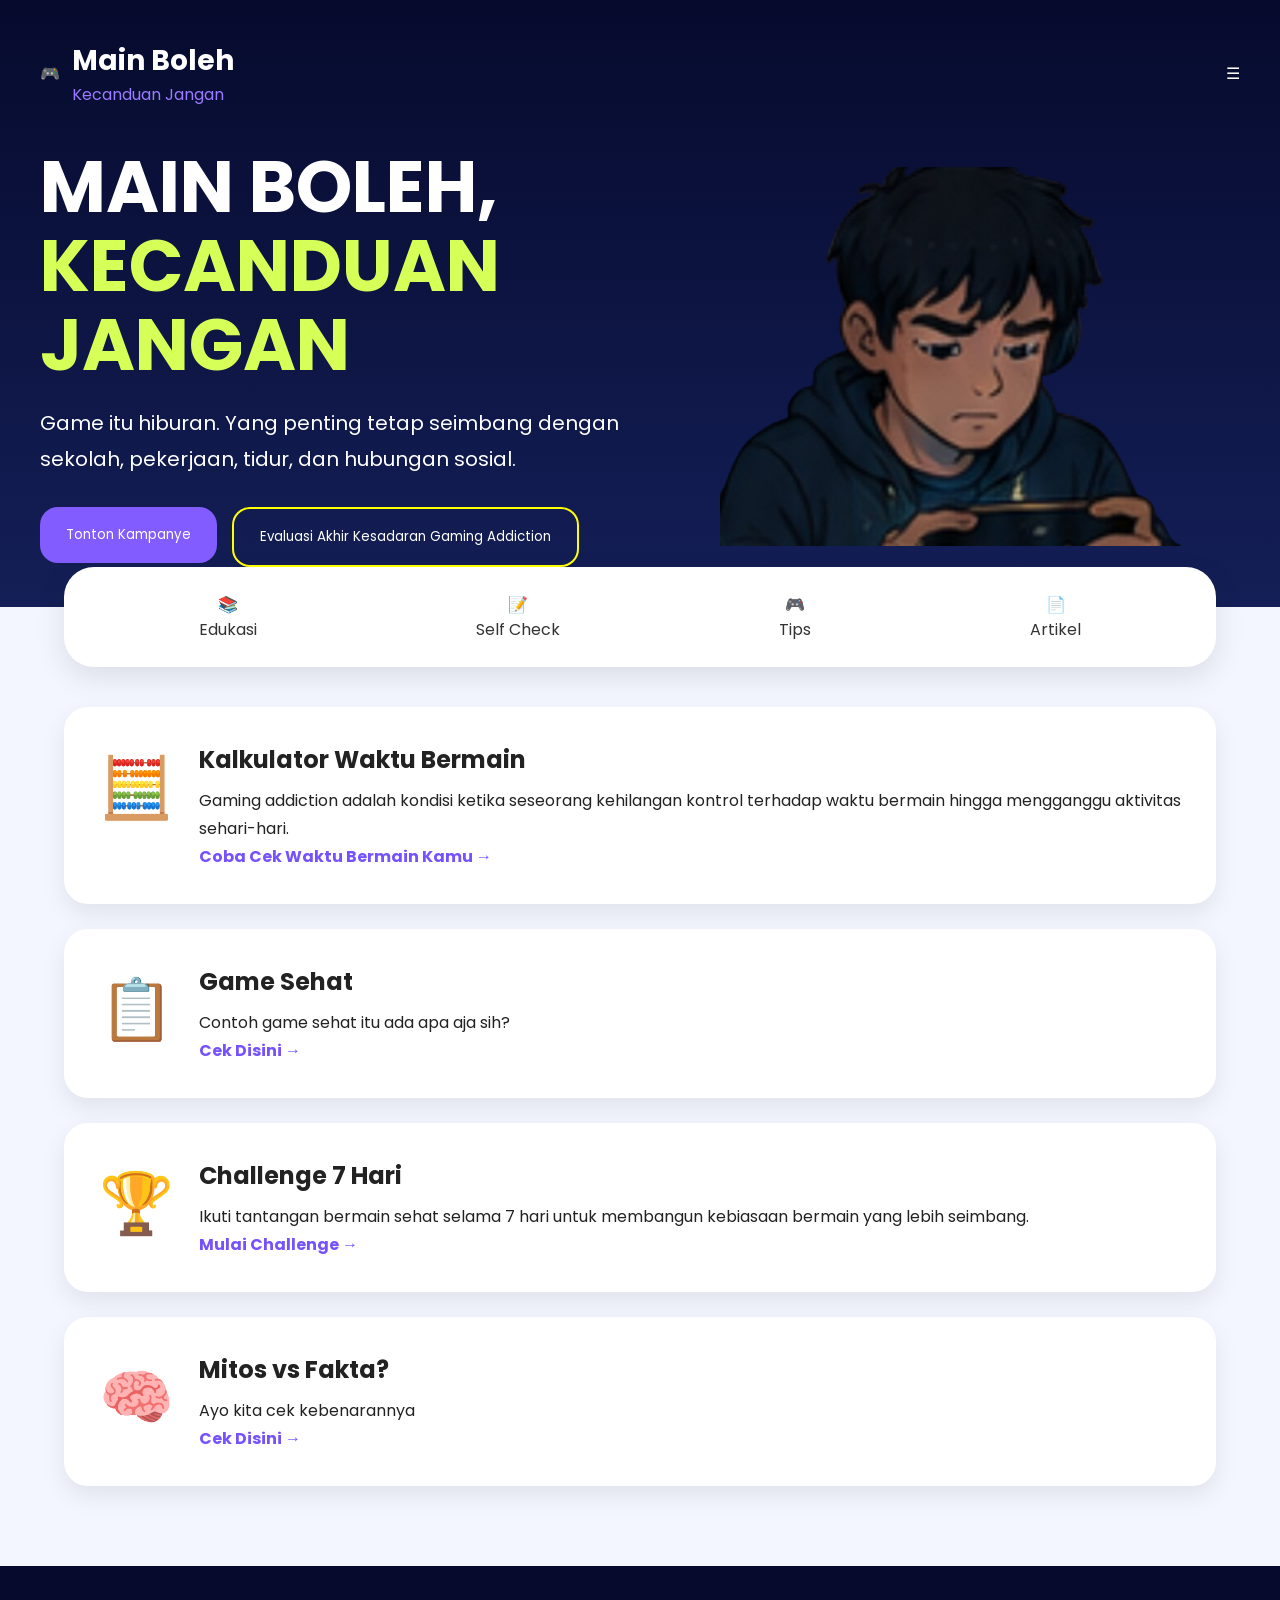
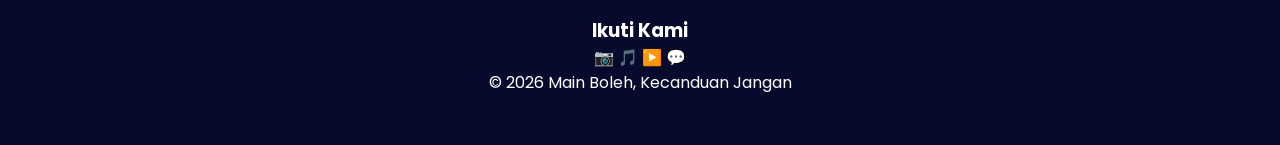
<file: website-edukasi/index.html>
<!DOCTYPE html>
<html lang="id">

<head>

<meta charset="UTF-8">
<meta name="viewport" content="width=device-width, initial-scale=1.0">

<title>
Main Boleh, Kecanduan Jangan
</title>

<link rel="stylesheet" href="css/style.css">

<link
href="https://fonts.googleapis.com/css2?family=Poppins:wght@300;400;600;700;800&display=swap"
rel="stylesheet">

</head>

<body>

<header class="hero">

<nav>

<div class="logo">

🎮

<div>

<h3>Main Boleh</h3>

<p>Kecanduan Jangan</p>

</div>

</div>

<div class="menu">

☰

</div>

</nav>

<div class="hero-content">

<div class="left">

<h1>

MAIN BOLEH,
<span>
KECANDUAN JANGAN
</span>

</h1>

<p>

Game itu hiburan.
Yang penting tetap seimbang
dengan sekolah, pekerjaan,
tidur, dan hubungan sosial.

</p>

<div class="buttons">

<a href="artikel.html">

<button class="btn1">

Tonton Kampanye

</button>

</a>

<a href="selfcheck.html">

<button class="btn2">

Evaluasi Akhir Kesadaran Gaming Addiction

</button>

</a>

</div>

</div>

<div class="right">

<img
src="assets/hero.png"
alt="Hero Image">

</div>

</div>

</header>

<section class="menu-shortcut">

<a href="edukasi.html">

<div>

📚

<p>Edukasi</p>

</div>

</a>

<a href="selfcheck.html">

<div>

📝

<p>Self Check</p>

</div>

</a>

<a href="tips.html">

<div>

🎮

<p>Tips</p>

</div>

</a>

<a href="artikel.html">

<div>

📄

<p>Artikel</p>

</div>

</a>

</section>

<section class="content">

<div class="card">

<div class="icon">

🧮

</div>

<div>

<h2>

Kalkulator Waktu Bermain

</h2>

<p>

Gaming addiction adalah kondisi
ketika seseorang kehilangan kontrol
terhadap waktu bermain hingga
mengganggu aktivitas sehari-hari.

</p>

<a href="kalkulator.html">

Coba Cek Waktu Bermain Kamu →

</a>

</div>

</div>

<div class="card">

<div class="icon">

📋

</div>

<div>

<h2>

Game Sehat

</h2>

<p>

Contoh game sehat itu ada apa aja sih?

</p>

<a href="game-sehat.html">

Cek Disini →

</a>

</div>

</div>

<div class="card">

<div class="icon">
🏆
</div>

<div>

<h2>
Challenge 7 Hari
</h2>

<p>
Ikuti tantangan bermain sehat selama
7 hari untuk membangun kebiasaan
bermain yang lebih seimbang.
</p>

<a href="challenge.html">
Mulai Challenge →
</a>

</div>

</div>
</div>

<div class="card">

<div class="icon">
🧠 
</div>

<div>
<h2>
Mitos vs Fakta?
</h2>

<p>
Ayo kita cek kebenarannya
</p>

<a href="mitos-fakta.html">
Cek Disini →
</a>

</div>

</section>

<footer>

<h3>

Ikuti Kami

</h3>

<div class="social">

📷 🎵 ▶️ 💬

</div>

<p>

© 2026 Main Boleh, Kecanduan Jangan

</p>

</footer>

</body>

</html>
</file>
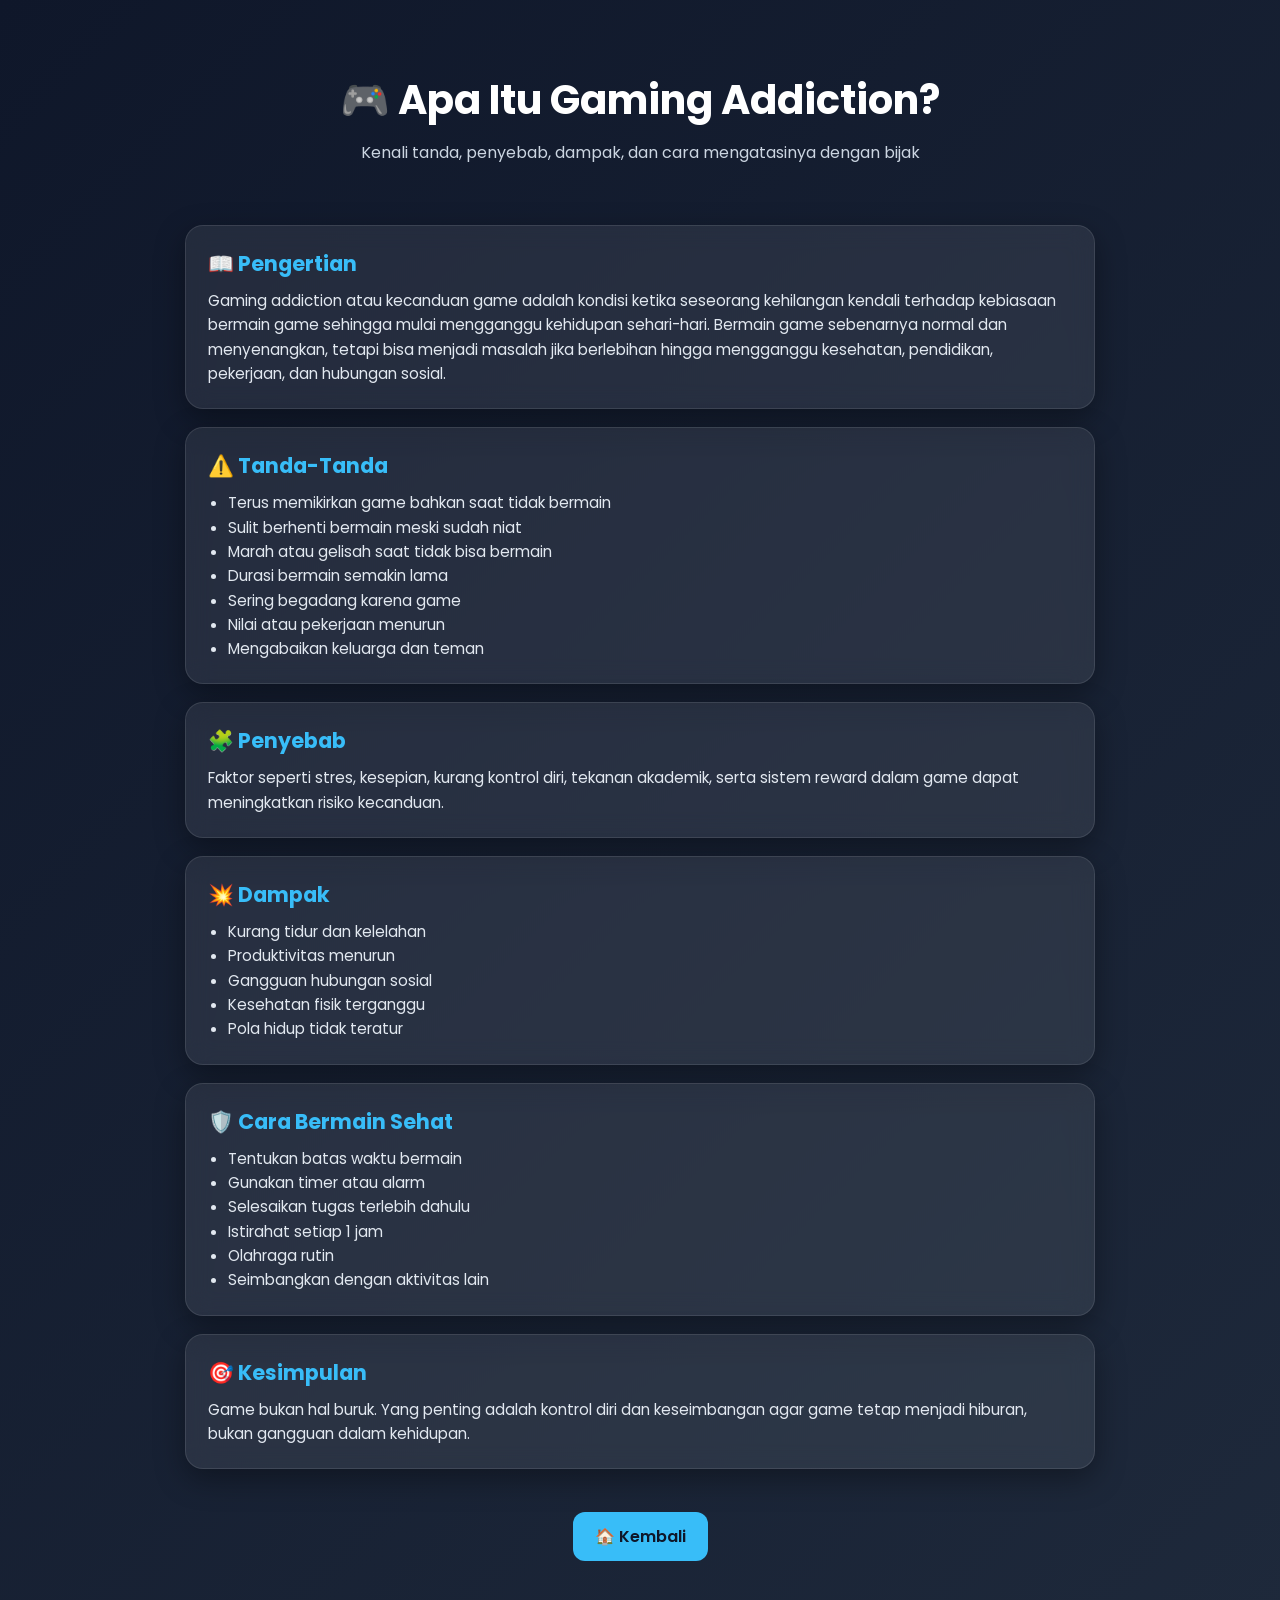
<file: website-edukasi/edukasi.html>
<!DOCTYPE html>
<html lang="id">
<head>
<meta charset="UTF-8">
<meta name="viewport" content="width=device-width, initial-scale=1">
<title>Edukasi Gaming Addiction</title>

<style>
@import url('https://fonts.googleapis.com/css2?family=Poppins:wght@300;400;600;700&display=swap');

* {
    margin: 0;
    padding: 0;
    box-sizing: border-box;
    font-family: 'Poppins', sans-serif;
}

body {
    background: linear-gradient(135deg, #0f172a, #1e293b);
    color: #fff;
    min-height: 100vh;
}

/* HERO */
.hero {
    text-align: center;
    padding: 70px 20px 40px;
}

.hero h1 {
    font-size: 2.5rem;
    font-weight: 700;
}

.hero p {
    margin-top: 10px;
    color: #cbd5e1;
    font-size: 1rem;
}

/* CONTAINER */
.container {
    max-width: 950px;
    margin: auto;
    padding: 20px;
}

/* CARD */
.card {
    background: rgba(255, 255, 255, 0.08);
    border: 1px solid rgba(255, 255, 255, 0.1);
    backdrop-filter: blur(12px);
    padding: 22px;
    margin-bottom: 18px;
    border-radius: 18px;
    box-shadow: 0 10px 30px rgba(0,0,0,0.35);
    transition: 0.3s ease;
}

.card:hover {
    transform: translateY(-6px);
    border: 1px solid rgba(56, 189, 248, 0.4);
}

.card h2 {
    margin-bottom: 10px;
    color: #38bdf8;
    font-size: 1.3rem;
}

.card p, .card li {
    color: #e2e8f0;
    font-size: 0.95rem;
    line-height: 1.6;
}

.card ul {
    padding-left: 20px;
}

/* BUTTON */
.btn {
    display: inline-block;
    margin: 25px 0 50px;
    padding: 12px 22px;
    background: #38bdf8;
    color: #0f172a;
    font-weight: 600;
    border-radius: 12px;
    text-decoration: none;
    transition: 0.3s ease;
}

.btn:hover {
    background: #0ea5e9;
    transform: scale(1.05);
}

/* RESPONSIVE */
@media (max-width: 600px) {
    .hero h1 {
        font-size: 1.8rem;
    }

    .card {
        padding: 16px;
    }
}
</style>
</head>

<body>

<header class="hero">
    <h1>🎮 Apa Itu Gaming Addiction?</h1>
    <p>Kenali tanda, penyebab, dampak, dan cara mengatasinya dengan bijak</p>
</header>

<section class="container">

    <div class="card">
        <h2>📖 Pengertian</h2>
        <p>Gaming addiction atau kecanduan game adalah kondisi ketika seseorang kehilangan kendali terhadap kebiasaan bermain game sehingga mulai mengganggu kehidupan sehari-hari. Bermain game sebenarnya normal dan menyenangkan, tetapi bisa menjadi masalah jika berlebihan hingga mengganggu kesehatan, pendidikan, pekerjaan, dan hubungan sosial.</p>
    </div>

    <div class="card">
        <h2>⚠️ Tanda-Tanda</h2>
        <ul>
            <li>Terus memikirkan game bahkan saat tidak bermain</li>
            <li>Sulit berhenti bermain meski sudah niat</li>
            <li>Marah atau gelisah saat tidak bisa bermain</li>
            <li>Durasi bermain semakin lama</li>
            <li>Sering begadang karena game</li>
            <li>Nilai atau pekerjaan menurun</li>
            <li>Mengabaikan keluarga dan teman</li>
        </ul>
    </div>

    <div class="card">
        <h2>🧩 Penyebab</h2>
        <p>Faktor seperti stres, kesepian, kurang kontrol diri, tekanan akademik, serta sistem reward dalam game dapat meningkatkan risiko kecanduan.</p>
    </div>

    <div class="card">
        <h2>💥 Dampak</h2>
        <ul>
            <li>Kurang tidur dan kelelahan</li>
            <li>Produktivitas menurun</li>
            <li>Gangguan hubungan sosial</li>
            <li>Kesehatan fisik terganggu</li>
            <li>Pola hidup tidak teratur</li>
        </ul>
    </div>

    <div class="card">
        <h2>🛡️ Cara Bermain Sehat</h2>
        <ul>
            <li>Tentukan batas waktu bermain</li>
            <li>Gunakan timer atau alarm</li>
            <li>Selesaikan tugas terlebih dahulu</li>
            <li>Istirahat setiap 1 jam</li>
            <li>Olahraga rutin</li>
            <li>Seimbangkan dengan aktivitas lain</li>
        </ul>
    </div>

    <div class="card">
        <h2>🎯 Kesimpulan</h2>
        <p>Game bukan hal buruk. Yang penting adalah kontrol diri dan keseimbangan agar game tetap menjadi hiburan, bukan gangguan dalam kehidupan.</p>
    </div>

    <div style="text-align:center;">
        <a href="index.html" class="btn">🏠 Kembali</a>
    </div>

</section>

</body>
</html>
</file>
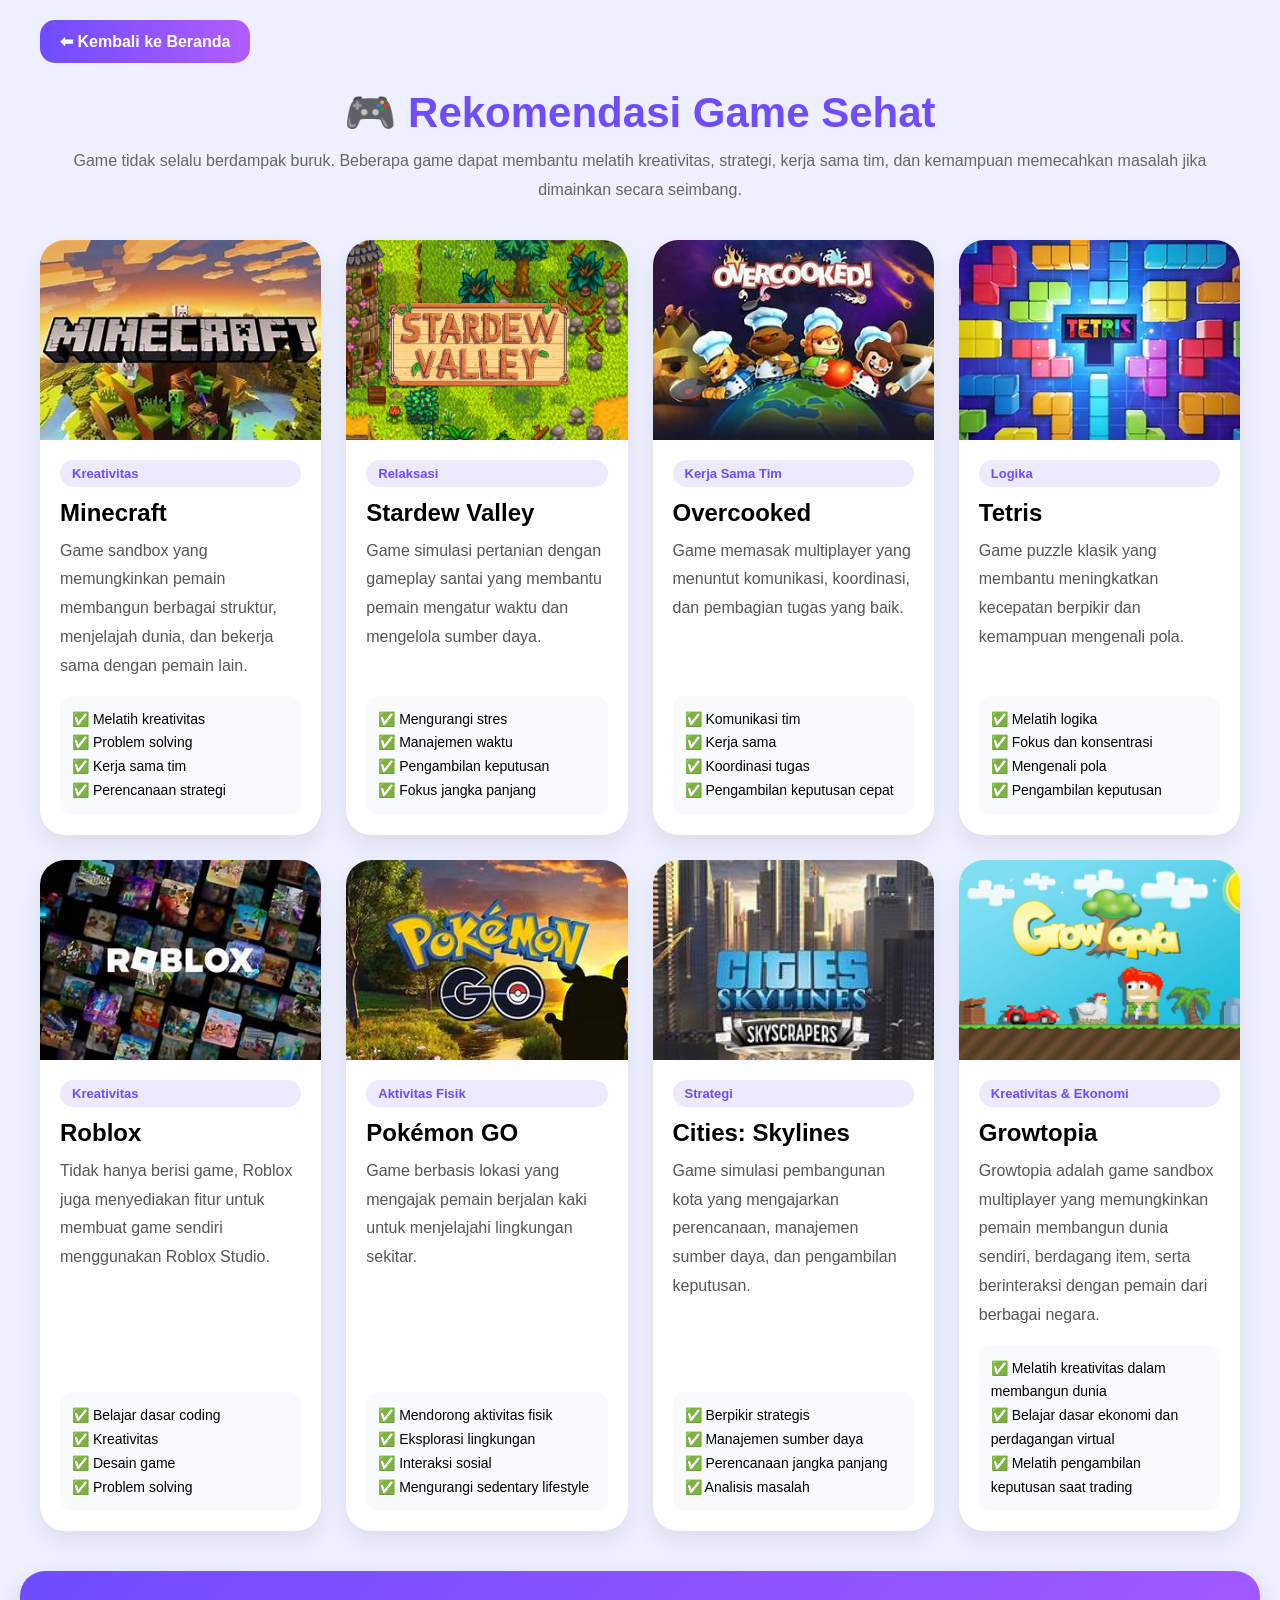
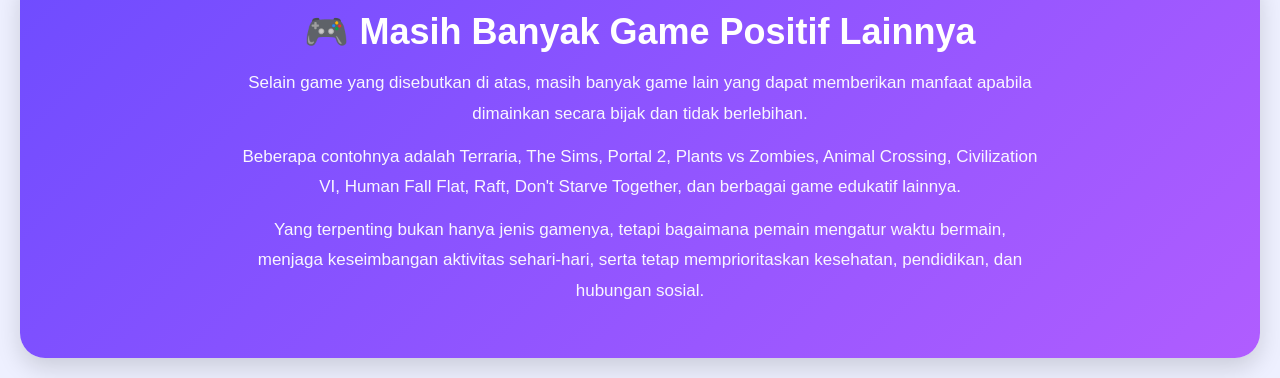
<file: website-edukasi/game-sehat.html>
<!DOCTYPE html>
<html lang="id">

<head>

<meta charset="UTF-8">
<meta name="viewport" content="width=device-width, initial-scale=1.0">

<title>Rekomendasi Game Sehat</title>

<style>

*{
margin:0;
padding:0;
box-sizing:border-box;
font-family:'Poppins',sans-serif;
}

body{
background:#eef0ff;
padding:20px;
}

.container{
max-width:1200px;
margin:auto;
}

.back{
display:inline-block;
padding:12px 20px;
background:linear-gradient(
90deg,
#6f4cff,
#b05dff
);
color:white;
text-decoration:none;
border-radius:15px;
font-weight:600;
margin-bottom:25px;
}

.header{
text-align:center;
margin-bottom:35px;
}

.header h1{
font-size:42px;
color:#6f4cff;
}

.header p{
margin-top:10px;
color:#666;
line-height:1.8;
}

.game-grid{

display:grid;

grid-template-columns:
repeat(
auto-fit,
minmax(
280px,
1fr
)
);

gap:25px;

}

.game-card{

background:white;

border-radius:25px;

overflow:hidden;

box-shadow:
0 10px 25px
rgba(0,0,0,.08);

transition:.3s;

}

.game-card:hover{

transform:
translateY(-5px);

}

.game-card img{

width:100%;

height:200px;

object-fit:cover;

}

.game-content{

padding:20px;

}

.game-content h2{

margin-bottom:10px;

}

.tag{

display:inline-block;

padding:6px 12px;

background:#ede9fe;

color:#6f4cff;

border-radius:30px;

font-size:13px;

font-weight:600;

margin-bottom:12px;

}

.game-content p{

line-height:1.8;

color:#555;

margin-bottom:15px;

}

.benefit{

background:#f8fafc;

padding:12px;

border-radius:12px;

font-size:14px;

line-height:1.7;

}
.more-games{

margin-top:40px;

background:linear-gradient(
135deg,
#6f4cff,
#b05dff
);

padding:40px;

border-radius:25px;

text-align:center;

color:white;

box-shadow:
0 10px 25px rgba(0,0,0,.15);

}

.more-games h2{

font-size:36px;

margin-bottom:15px;

}

.more-games p{

max-width:800px;

margin:12px auto;

line-height:1.8;

font-size:17px;

color:rgba(255,255,255,.95);

}
.game-card{
display:flex;
flex-direction:column;
height:100%;
}

.game-content{
display:flex;
flex-direction:column;
flex:1;
}

.benefit{
margin-top:auto;
}
</style>

</head>

<body>

<div class="container">

<a href="index.html" class="back">
⬅ Kembali ke Beranda
</a>

<div class="header">

<h1>
🎮 Rekomendasi Game Sehat
</h1>

<p>

Game tidak selalu berdampak buruk.
Beberapa game dapat membantu melatih kreativitas,
strategi, kerja sama tim,
dan kemampuan memecahkan masalah
jika dimainkan secara seimbang.

</p>

</div>

<div class="game-grid">

<!-- Minecraft -->

<div class="game-card">

<img src="assets/minecraft.jpg" alt="Minecraft">
<div class="game-content">

<span class="tag">
Kreativitas
</span>

<h2>Minecraft</h2>

<p>

Game sandbox yang memungkinkan pemain
membangun berbagai struktur,
menjelajah dunia,
dan bekerja sama dengan pemain lain.

</p>

<div class="benefit">

✅ Melatih kreativitas<br>
✅ Problem solving<br>
✅ Kerja sama tim<br>
✅ Perencanaan strategi

</div>

</div>

</div>

<!-- Stardew Valley -->

<div class="game-card">

<img src="assets/stardew.jpg" alt="Minecraft">

<div class="game-content">

<span class="tag">
Relaksasi
</span>

<h2>Stardew Valley</h2>

<p>

Game simulasi pertanian
dengan gameplay santai
yang membantu pemain mengatur waktu
dan mengelola sumber daya.

</p>

<div class="benefit">

✅ Mengurangi stres<br>
✅ Manajemen waktu<br>
✅ Pengambilan keputusan<br>
✅ Fokus jangka panjang

</div>

</div>

</div>

<!-- Overcooked -->

<div class="game-card">

<img src="assets/over.jpg" alt="Minecraft">

<div class="game-content">

<span class="tag">
Kerja Sama Tim
</span>

<h2>Overcooked</h2>

<p>

Game memasak multiplayer
yang menuntut komunikasi,
koordinasi,
dan pembagian tugas yang baik.

</p>

<div class="benefit">

✅ Komunikasi tim<br>
✅ Kerja sama<br>
✅ Koordinasi tugas<br>
✅ Pengambilan keputusan cepat

</div>

</div>

</div>

<!-- Tetris -->

<div class="game-card">

<img src="assets/tetris.jpg" alt="Minecraft">

<div class="game-content">

<span class="tag">
Logika
</span>

<h2>Tetris</h2>

<p>

Game puzzle klasik
yang membantu meningkatkan
kecepatan berpikir
dan kemampuan mengenali pola.

</p>

<div class="benefit">

✅ Melatih logika<br>
✅ Fokus dan konsentrasi<br>
✅ Mengenali pola<br>
✅ Pengambilan keputusan

</div>

</div>

</div>


<div class="game-card">

<img src="assets/roblox.jpg" alt="Roblox">

<div class="game-content">

<span class="tag">
Kreativitas
</span>

<h2>Roblox</h2>

<p>

Tidak hanya berisi game,
Roblox juga menyediakan fitur
untuk membuat game sendiri
menggunakan Roblox Studio.

</p>

<div class="benefit">

✅ Belajar dasar coding<br>
✅ Kreativitas<br>
✅ Desain game<br>
✅ Problem solving

</div>

</div>

</div>
<div class="game-card">

<img src="assets/pokemon.jpg" alt="Pokemon GO">

<div class="game-content">

<span class="tag">
Aktivitas Fisik
</span>

<h2>Pokémon GO</h2>

<p>

Game berbasis lokasi yang
mengajak pemain berjalan kaki
untuk menjelajahi lingkungan sekitar.

</p>

<div class="benefit">

✅ Mendorong aktivitas fisik<br>
✅ Eksplorasi lingkungan<br>
✅ Interaksi sosial<br>
✅ Mengurangi sedentary lifestyle

</div>

</div>

</div>

<div class="game-card">

<img src="assets/cities.jpg" alt="Cities Skylines">

<div class="game-content">

<span class="tag">
Strategi
</span>

<h2>Cities: Skylines</h2>

<p>

Game simulasi pembangunan kota
yang mengajarkan perencanaan,
manajemen sumber daya,
dan pengambilan keputusan.

</p>

<div class="benefit">

✅ Berpikir strategis<br>
✅ Manajemen sumber daya<br>
✅ Perencanaan jangka panjang<br>
✅ Analisis masalah
</div>

</div>
</div>

<div class="game-card">

<img src="assets/growtopia.jpg" alt="Growtopia">

<div class="game-content">

<span class="tag">
Kreativitas & Ekonomi
</span>


<h2>Growtopia</h2>

<p>

Growtopia adalah game sandbox multiplayer
yang memungkinkan pemain membangun dunia sendiri,
berdagang item, serta berinteraksi dengan pemain
dari berbagai negara.

</p>

<div class="benefit">

✅ Melatih kreativitas dalam membangun dunia<br>
✅ Belajar dasar ekonomi dan perdagangan virtual<br>
✅ Melatih pengambilan keputusan saat trading


</div>


</div>
</div>
</div> <!-- game-card Growtopia -->

</div> <!-- game-grid -->

<div class="more-games">

<h2>🎮 Masih Banyak Game Positif Lainnya</h2>

<p>
Selain game yang disebutkan di atas, masih banyak game lain
yang dapat memberikan manfaat apabila dimainkan secara bijak
dan tidak berlebihan.
</p>

<p>
Beberapa contohnya adalah Terraria, The Sims, Portal 2,
Plants vs Zombies, Animal Crossing, Civilization VI,
Human Fall Flat, Raft, Don't Starve Together,
dan berbagai game edukatif lainnya.
</p>

<p>
Yang terpenting bukan hanya jenis gamenya,
tetapi bagaimana pemain mengatur waktu bermain,
menjaga keseimbangan aktivitas sehari-hari,
serta tetap memprioritaskan kesehatan,
pendidikan, dan hubungan sosial.
</p>

</div>

</div> <!-- container -->

</body>
</html>
</body>

</html>
</file>
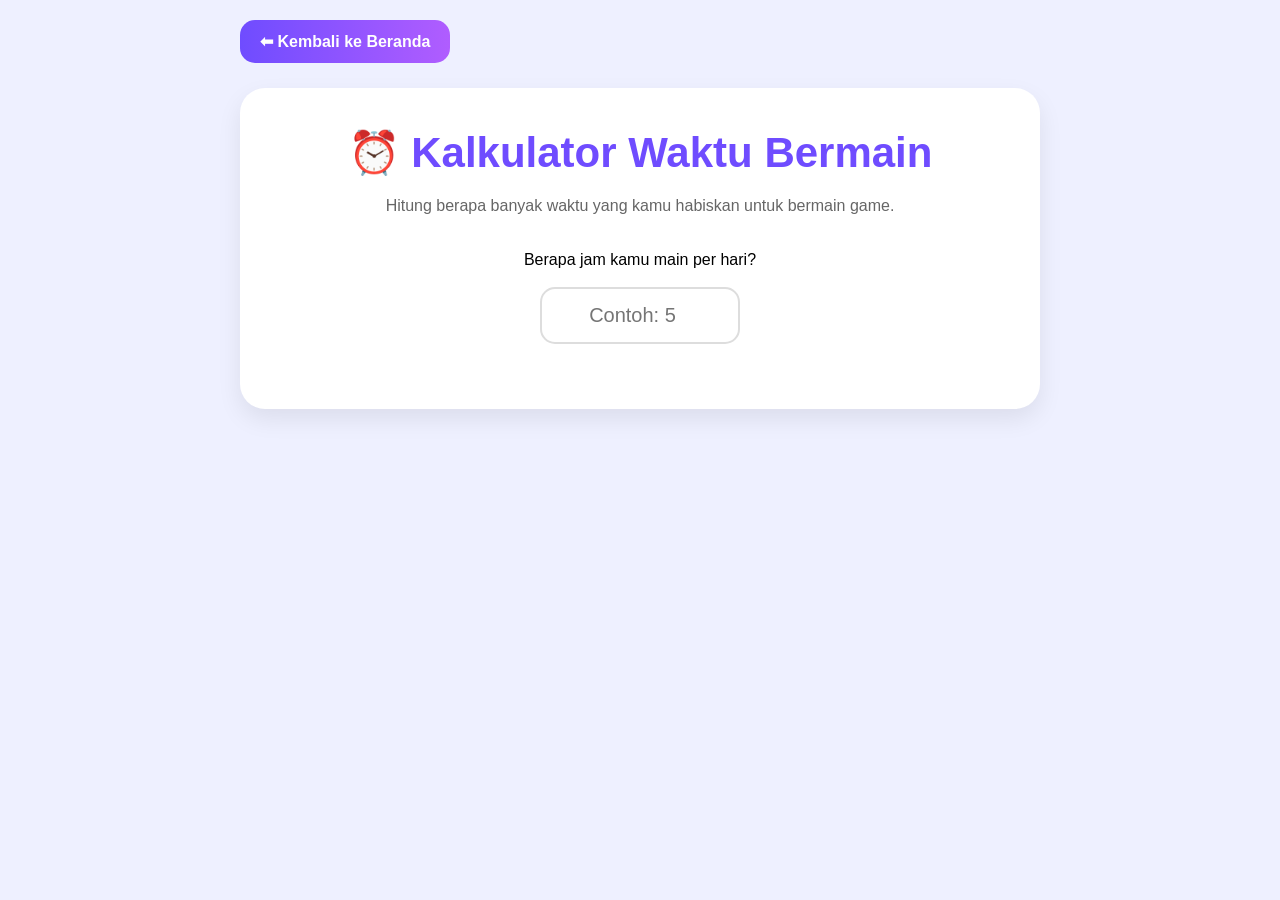
<file: website-edukasi/kalkulator.html>
<!DOCTYPE html>
<html lang="id">

<head>

<meta charset="UTF-8">
<meta name="viewport" content="width=device-width, initial-scale=1.0">

<title>Kalkulator Waktu Bermain</title>

<style>

*{
margin:0;
padding:0;
box-sizing:border-box;
font-family:'Poppins',sans-serif;
}

body{
background:#eef0ff;
padding:20px;
}

.container{
max-width:800px;
margin:auto;
}

.back{
display:inline-block;
padding:12px 20px;
background:linear-gradient(
90deg,
#6f4cff,
#b05dff
);
color:white;
text-decoration:none;
border-radius:15px;
font-weight:600;
margin-bottom:25px;
}

.card{

background:white;

padding:40px;

border-radius:25px;

box-shadow:
0 10px 25px
rgba(0,0,0,.08);

text-align:center;

}

h1{

font-size:42px;

color:#6f4cff;

margin-bottom:15px;

}

.subtitle{

color:#666;

line-height:1.8;

margin-bottom:30px;

}

.input-box{

margin:25px 0;

}

input{

width:200px;

padding:15px;

font-size:20px;

text-align:center;

border:2px solid #ddd;

border-radius:15px;

outline:none;

}

input:focus{

border-color:#6f4cff;

}

.result{

margin-top:35px;

display:none;

}

.result-box{

background:#f8f7ff;

padding:25px;

border-radius:20px;

margin-top:15px;

}

.result-number{

font-size:40px;

font-weight:800;

color:#6f4cff;

}

.equal{

font-size:30px;

font-weight:bold;

margin:15px 0;

color:#888;

}

.warning{

margin-top:25px;

padding:20px;

background:#fff8d6;

border-radius:15px;

line-height:1.8;

}

</style>

</head>

<body>

<div class="container">

<a href="index.html" class="back">
⬅ Kembali ke Beranda
</a>

<div class="card">

<h1>⏰ Kalkulator Waktu Bermain</h1>

<p class="subtitle">
Hitung berapa banyak waktu yang kamu habiskan untuk bermain game.
</p>

<div class="input-box">

<p>
Berapa jam kamu main per hari?
</p>

<br>

<input
type="number"
id="hours"
min="0"
placeholder="Contoh: 5"
oninput="calculateTime()">

</div>

<div class="result" id="result">

<div class="result-box">

<div class="result-number" id="daily">
0 Jam/Hari
</div>

<div class="equal">=</div>

<div class="result-number" id="weekly">
0 Jam/Minggu
</div>

<div class="equal">=</div>

<div class="result-number" id="monthly">
0 Jam/Bulan
</div>

</div>

<div class="warning" id="message">

</div>

</div>

</div>

</div>

<script>

function calculateTime(){

const hours =
parseFloat(
document.getElementById("hours").value
);

const result =
document.getElementById("result");

if(
isNaN(hours)
||
hours < 0
){

result.style.display =
"none";

return;

}

result.style.display =
"block";

const week =
hours * 7;

const month =
hours * 30;

document.getElementById(
"daily"
).innerHTML =
hours + " Jam/Hari";

document.getElementById(
"weekly"
).innerHTML =
week + " Jam/Minggu";

document.getElementById(
"monthly"
).innerHTML =
month + " Jam/Bulan";

let msg = "";

if(hours <= 2){

msg =
"✅ Waktu bermainmu masih tergolong seimbang jika tetap diimbangi dengan belajar, olahraga, dan istirahat.";

}
else if(hours <= 4){

msg =
"⚠️ Waktu bermainmu cukup tinggi. Pastikan tugas dan aktivitas penting tetap menjadi prioritas.";

}
else{

msg =
"🚨 Kamu menghabiskan cukup banyak waktu bermain. Coba evaluasi kembali jadwal harianmu agar tetap seimbang.";

}

document.getElementById(
"message"
).innerHTML =
msg;

}

</script>

</body>
</html>
</file>
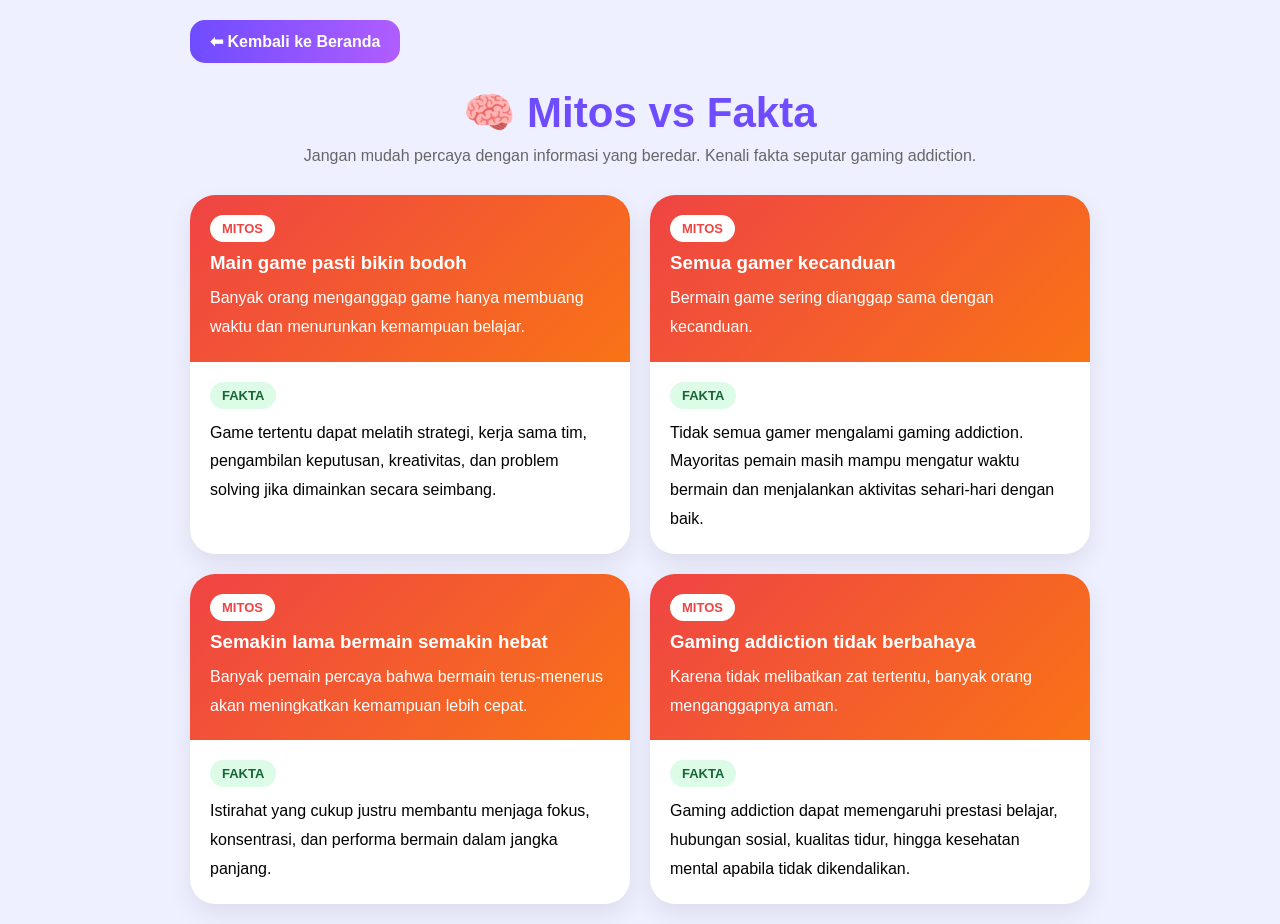
<file: website-edukasi/mitos-fakta.html>
<!DOCTYPE html>
<html lang="id">
<head>
<meta charset="UTF-8">
<meta name="viewport" content="width=device-width, initial-scale=1.0">

<title>Mitos vs Fakta</title>

<style>

*{
margin:0;
padding:0;
box-sizing:border-box;
font-family:'Poppins',sans-serif;
}

body{
background:#eef0ff;
padding:20px;
}

.container{
max-width:900px;
margin:auto;
}

.title{
text-align:center;
margin-bottom:30px;
}

.title h1{
font-size:42px;
color:#6f4cff;
}

.title p{
color:#666;
margin-top:10px;
}

.back{
display:inline-block;
margin-bottom:25px;
padding:12px 20px;
background:linear-gradient(
90deg,
#6f4cff,
#b05dff
);
color:white;
text-decoration:none;
border-radius:15px;
font-weight:600;
}

.grid{
display:grid;
grid-template-columns:
repeat(
auto-fit,
minmax(
300px,
1fr
)
);
gap:20px;
}

.card{
background:white;
border-radius:25px;
overflow:hidden;
box-shadow:
0 10px 25px
rgba(0,0,0,.08);
transition:.3s;
}

.card:hover{
transform:translateY(-5px);
}

.myth{
background:
linear-gradient(
135deg,
#ef4444,
#f97316
);
color:white;
padding:20px;
}

.fact{
padding:20px;
}

.badge{
display:inline-block;
padding:6px 12px;
border-radius:50px;
font-size:13px;
font-weight:bold;
margin-bottom:10px;
}

.badge-myth{
background:white;
color:#ef4444;
}

.badge-fact{
background:#dcfce7;
color:#166534;
}

.fact h3,
.myth h3{
margin-bottom:10px;
}

.fact p,
.myth p{
line-height:1.8;
}

</style>
</head>

<body>

<div class="container">

<a href="index.html" class="back">
⬅ Kembali ke Beranda
</a>

<div class="title">

<h1>🧠 Mitos vs Fakta</h1>

<p>
Jangan mudah percaya dengan informasi yang beredar.
Kenali fakta seputar gaming addiction.
</p>

</div>

<div class="grid">

<div class="card">

<div class="myth">

<span class="badge badge-myth">
MITOS
</span>

<h3>
Main game pasti bikin bodoh
</h3>

<p>
Banyak orang menganggap game hanya membuang waktu dan menurunkan kemampuan belajar.
</p>

</div>

<div class="fact">

<span class="badge badge-fact">
FAKTA
</span>

<p>
Game tertentu dapat melatih strategi, kerja sama tim,
pengambilan keputusan, kreativitas, dan problem solving
jika dimainkan secara seimbang.
</p>

</div>

</div>

<div class="card">

<div class="myth">

<span class="badge badge-myth">
MITOS
</span>

<h3>
Semua gamer kecanduan
</h3>

<p>
Bermain game sering dianggap sama dengan kecanduan.
</p>

</div>

<div class="fact">

<span class="badge badge-fact">
FAKTA
</span>

<p>
Tidak semua gamer mengalami gaming addiction.
Mayoritas pemain masih mampu mengatur waktu bermain
dan menjalankan aktivitas sehari-hari dengan baik.
</p>

</div>

</div>

<div class="card">

<div class="myth">

<span class="badge badge-myth">
MITOS
</span>

<h3>
Semakin lama bermain semakin hebat
</h3>

<p>
Banyak pemain percaya bahwa bermain terus-menerus akan meningkatkan kemampuan lebih cepat.
</p>

</div>

<div class="fact">

<span class="badge badge-fact">
FAKTA
</span>

<p>
Istirahat yang cukup justru membantu menjaga fokus,
konsentrasi, dan performa bermain dalam jangka panjang.
</p>

</div>

</div>

<div class="card">

<div class="myth">

<span class="badge badge-myth">
MITOS
</span>

<h3>
Gaming addiction tidak berbahaya
</h3>

<p>
Karena tidak melibatkan zat tertentu,
banyak orang menganggapnya aman.
</p>

</div>

<div class="fact">

<span class="badge badge-fact">
FAKTA
</span>

<p>
Gaming addiction dapat memengaruhi prestasi belajar,
hubungan sosial, kualitas tidur,
hingga kesehatan mental apabila tidak dikendalikan.
</p>

</div>

</div>

</div>

</div>

</body>
</html>
</file>
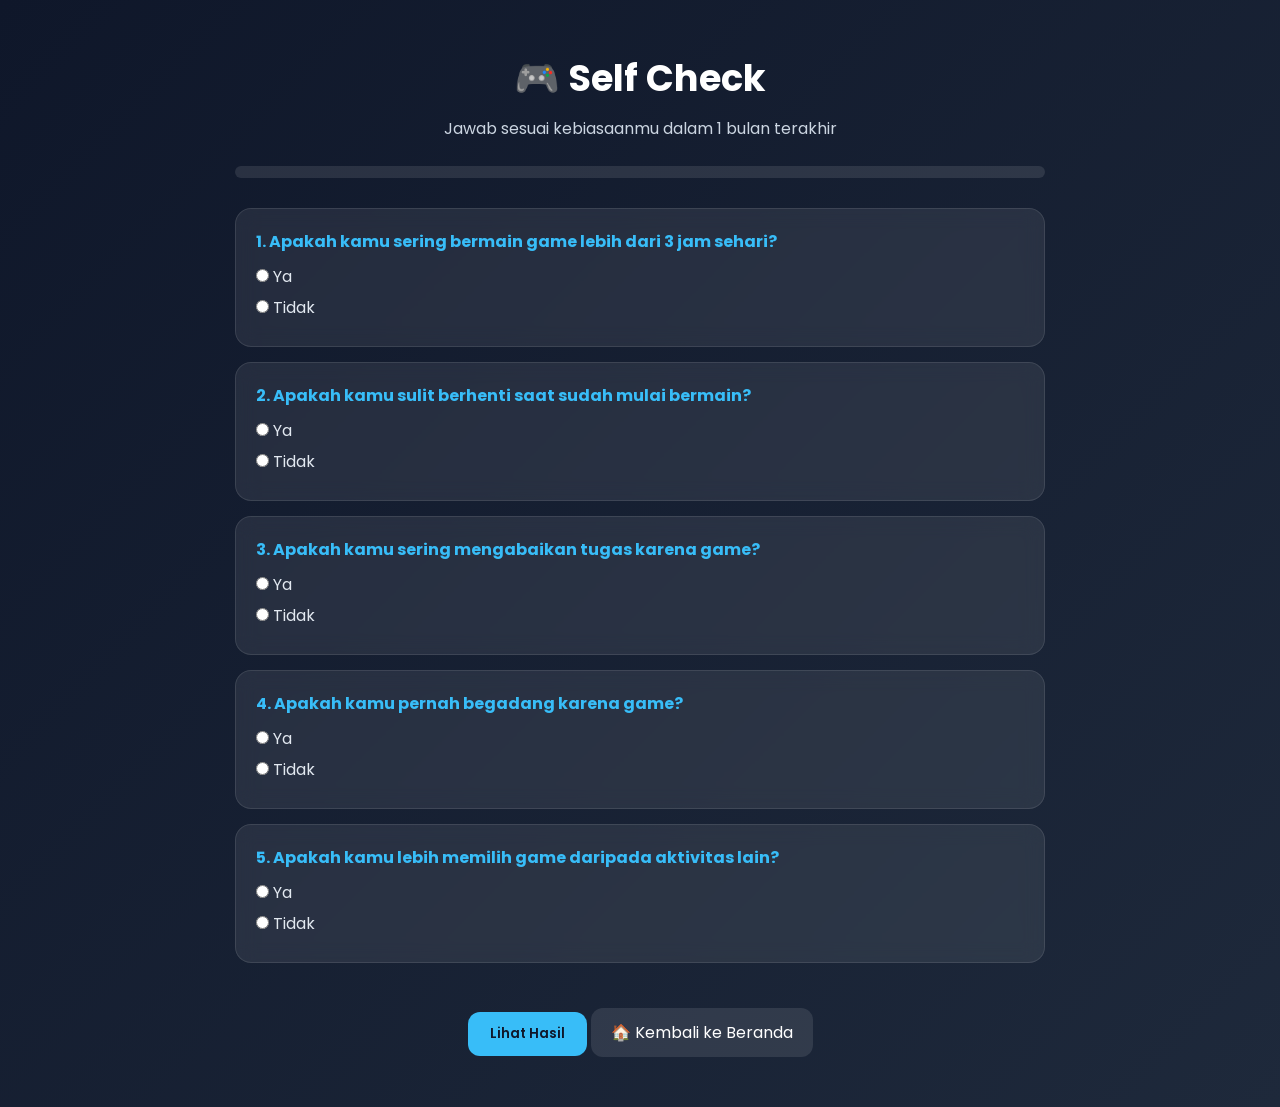
<file: website-edukasi/selfcheck.html>
<!DOCTYPE html>
<html lang="id">
<head>
<meta charset="UTF-8">
<meta name="viewport" content="width=device-width, initial-scale=1">
<title>Self Check Gaming</title>

<style>
@import url('https://fonts.googleapis.com/css2?family=Poppins:wght@300;400;600;700&display=swap');

* {
    margin: 0;
    padding: 0;
    box-sizing: border-box;
    font-family: 'Poppins', sans-serif;
}

body {
    background: linear-gradient(135deg, #0f172a, #1e293b);
    color: #fff;
    min-height: 100vh;
}

/* CONTAINER */
.test {
    max-width: 850px;
    margin: auto;
    padding: 50px 20px;
    text-align: center;
}

h1 {
    font-size: 2.3rem;
    margin-bottom: 10px;
}

p {
    color: #cbd5e1;
    margin-bottom: 25px;
}

/* PROGRESS */
.progress-box {
    width: 100%;
    height: 12px;
    background: rgba(255,255,255,0.1);
    border-radius: 50px;
    overflow: hidden;
    margin-bottom: 30px;
}

.progress {
    height: 100%;
    width: 0%;
    background: linear-gradient(90deg, #38bdf8, #0ea5e9);
    transition: 0.4s ease;
}

/* QUESTION CARD */
.question {
    background: rgba(255,255,255,0.08);
    border: 1px solid rgba(255,255,255,0.1);
    backdrop-filter: blur(10px);
    padding: 20px;
    margin-bottom: 15px;
    border-radius: 16px;
    text-align: left;
}

.question h3 {
    margin-bottom: 10px;
    color: #38bdf8;
    font-size: 1rem;
}

.option {
    display: block;
    margin: 6px 0;
    color: #e2e8f0;
    cursor: pointer;
}

/* BUTTON */
.submit {
    margin-top: 20px;
    padding: 12px 22px;
    border: none;
    border-radius: 12px;
    background: #38bdf8;
    color: #0f172a;
    font-weight: 600;
    cursor: pointer;
    transition: 0.3s;
}

.submit:hover {
    background: #0ea5e9;
    transform: scale(1.05);
}

/* RESULT */
#hasil {
    margin-top: 25px;
    padding: 20px;
    border-radius: 16px;
    background: rgba(56, 189, 248, 0.1);
    border: 1px solid rgba(56, 189, 248, 0.3);
    display: none;
}

/* BACK */
.back {
    display: inline-block;
    margin-top: 30px;
    padding: 12px 20px;
    background: rgba(255,255,255,0.1);
    border-radius: 12px;
    color: #fff;
    text-decoration: none;
    transition: 0.3s;
}

.back:hover {
    background: rgba(255,255,255,0.2);
}
</style>
</head>

<body>

<section class="test">

<h1>🎮 Self Check</h1>
<p>Jawab sesuai kebiasaanmu dalam 1 bulan terakhir</p>

<div class="progress-box">
    <div class="progress" id="bar"></div>
</div>

<form id="quiz"></form>

<button class="submit" onclick="hitung()">Lihat Hasil</button>

<div id="hasil"></div>

<a href="index.html" class="back">🏠 Kembali ke Beranda</a>

</section>

<script>
const questions = [
    "Apakah kamu sering bermain game lebih dari 3 jam sehari?",
    "Apakah kamu sulit berhenti saat sudah mulai bermain?",
    "Apakah kamu sering mengabaikan tugas karena game?",
    "Apakah kamu pernah begadang karena game?",
    "Apakah kamu lebih memilih game daripada aktivitas lain?"
];

const quiz = document.getElementById("quiz");

questions.forEach((q, i) => {
    quiz.innerHTML += `
    <div class="question">
        <h3>${i+1}. ${q}</h3>
        <label class="option"><input type="radio" name="q${i}" value="1"> Ya</label>
        <label class="option"><input type="radio" name="q${i}" value="0"> Tidak</label>
    </div>
    `;
});

function hitung() {
    let total = 0;

    questions.forEach((_, i) => {
        let val = document.querySelector(`input[name="q${i}"]:checked`);
        if (val && val.value == "1") total++;
    });

    let bar = document.getElementById("bar");
    bar.style.width = (total / questions.length) * 100 + "%";

    let hasil = document.getElementById("hasil");
    hasil.style.display = "block";

    let status = "";

    if (total <= 1) status = "🟢 Aman - kamu masih bisa mengontrol game dengan baik";
    else if (total <= 3) status = "🟡 Waspada - mulai atur waktu bermain";
    else status = "🔴 Tinggi - kamu berisiko kecanduan game";

    hasil.innerHTML = `
        <h2>Hasil Self Check</h2>
        <p>${status}</p>
        <p>Skor kamu: ${total}/${questions.length}</p>
    `;
}
</script>

</body>
</html>
</file>
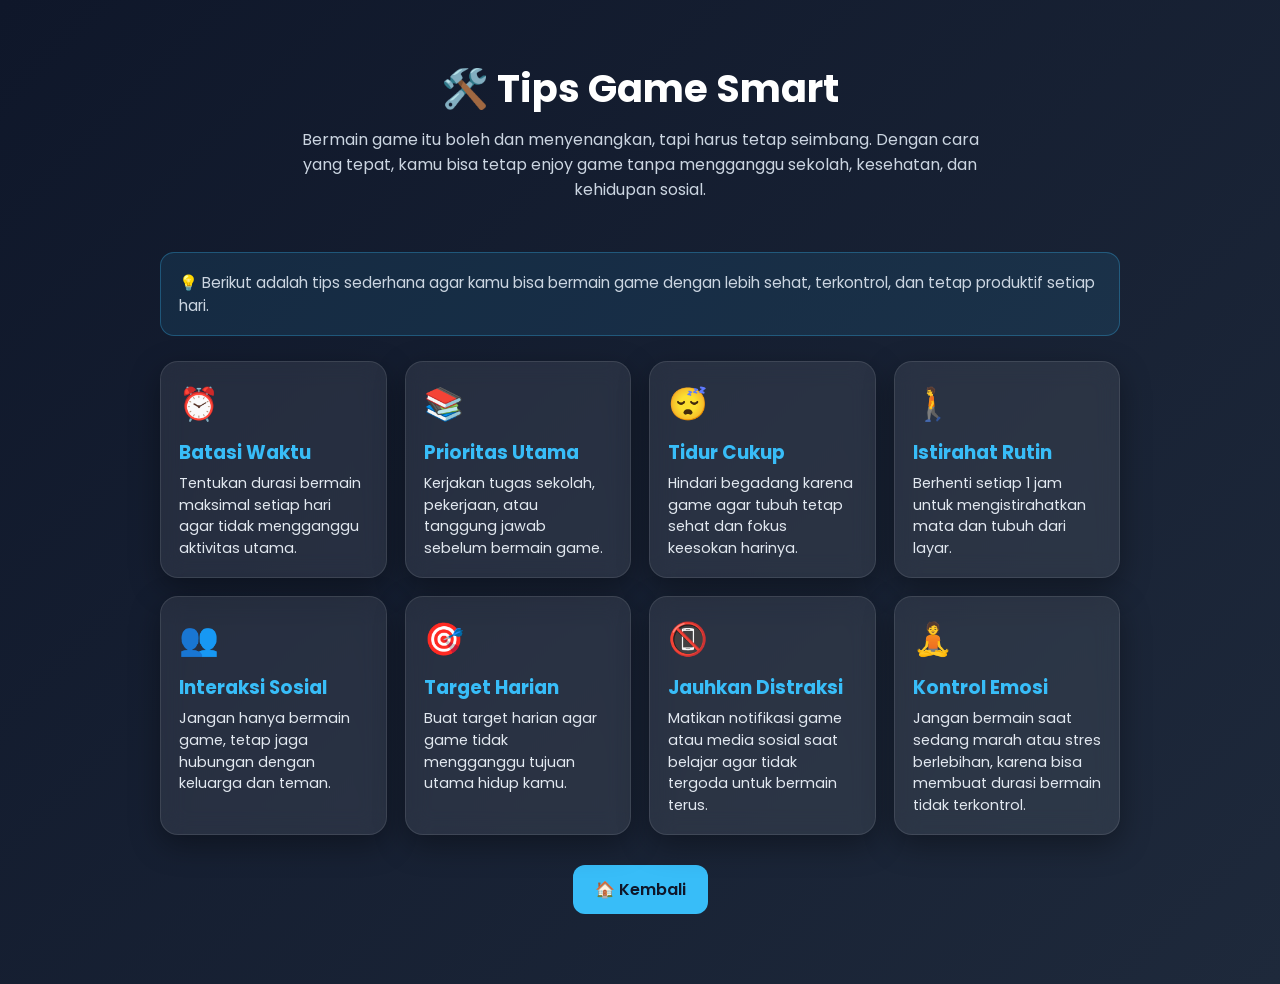
<file: website-edukasi/tips.html>
<!DOCTYPE html>
<html lang="id">
<head>
<meta charset="UTF-8">
<meta name="viewport" content="width=device-width, initial-scale=1">
<title>Tips Game Smart</title>

<style>
@import url('https://fonts.googleapis.com/css2?family=Poppins:wght@300;400;600;700&display=swap');

* {
    margin: 0;
    padding: 0;
    box-sizing: border-box;
    font-family: 'Poppins', sans-serif;
}

body {
    background: linear-gradient(135deg, #0f172a, #1e293b);
    color: #fff;
    min-height: 100vh;
}

/* HEADER */
.header {
    text-align: center;
    padding: 60px 20px 30px;
}

.header h1 {
    font-size: 2.4rem;
    margin-bottom: 10px;
}

.header p {
    color: #cbd5e1;
    max-width: 700px;
    margin: auto;
    font-size: 1rem;
}

/* GRID */
.container {
    max-width: 1000px;
    margin: auto;
    padding: 20px;
}

.grid {
    display: grid;
    grid-template-columns: repeat(auto-fit, minmax(220px, 1fr));
    gap: 18px;
}

/* CARD */
.card {
    background: rgba(255,255,255,0.08);
    border: 1px solid rgba(255,255,255,0.1);
    backdrop-filter: blur(12px);
    border-radius: 18px;
    padding: 18px;
    box-shadow: 0 10px 30px rgba(0,0,0,0.35);
    transition: 0.3s ease;
    cursor: default;
}

.card:hover {
    transform: translateY(-6px);
    border: 1px solid rgba(56, 189, 248, 0.5);
}

/* ICON */
.icon {
    font-size: 2rem;
    margin-bottom: 10px;
}

/* TITLE */
.card h3 {
    color: #38bdf8;
    margin-bottom: 6px;
}

/* TEXT */
.card p {
    font-size: 0.9rem;
    color: #e2e8f0;
    line-height: 1.5;
}

/* INFO BOX */
.info {
    background: rgba(56, 189, 248, 0.1);
    border: 1px solid rgba(56, 189, 248, 0.3);
    padding: 18px;
    border-radius: 14px;
    margin-bottom: 25px;
    color: #cbd5e1;
    font-size: 0.95rem;
}

/* BUTTON */
.back {
    display: inline-block;
    margin: 30px 0 50px;
    padding: 12px 22px;
    background: #38bdf8;
    color: #0f172a;
    font-weight: 600;
    border-radius: 12px;
    text-decoration: none;
    transition: 0.3s;
}

.back:hover {
    background: #0ea5e9;
    transform: scale(1.05);
}

/* MOBILE */
@media (max-width:600px){
    .header h1 {
        font-size: 1.8rem;
    }
}
</style>
</head>

<body>

<section class="header">
    <h1>🛠️ Tips Game Smart</h1>
    <p>
        Bermain game itu boleh dan menyenangkan, tapi harus tetap seimbang.
        Dengan cara yang tepat, kamu bisa tetap enjoy game tanpa mengganggu sekolah, kesehatan, dan kehidupan sosial.
    </p>
</section>

<section class="container">

    <div class="info">
        💡 Berikut adalah tips sederhana agar kamu bisa bermain game dengan lebih sehat, terkontrol, dan tetap produktif setiap hari.
    </div>

    <div class="grid">

        <div class="card">
            <div class="icon">⏰</div>
            <h3>Batasi Waktu</h3>
            <p>Tentukan durasi bermain maksimal setiap hari agar tidak mengganggu aktivitas utama.</p>
        </div>

        <div class="card">
            <div class="icon">📚</div>
            <h3>Prioritas Utama</h3>
            <p>Kerjakan tugas sekolah, pekerjaan, atau tanggung jawab sebelum bermain game.</p>
        </div>

        <div class="card">
            <div class="icon">😴</div>
            <h3>Tidur Cukup</h3>
            <p>Hindari begadang karena game agar tubuh tetap sehat dan fokus keesokan harinya.</p>
        </div>

        <div class="card">
            <div class="icon">🚶</div>
            <h3>Istirahat Rutin</h3>
            <p>Berhenti setiap 1 jam untuk mengistirahatkan mata dan tubuh dari layar.</p>
        </div>

        <div class="card">
            <div class="icon">👥</div>
            <h3>Interaksi Sosial</h3>
            <p>Jangan hanya bermain game, tetap jaga hubungan dengan keluarga dan teman.</p>
        </div>

        <div class="card">
            <div class="icon">🎯</div>
            <h3>Target Harian</h3>
            <p>Buat target harian agar game tidak mengganggu tujuan utama hidup kamu.</p>
        </div>
        <div class="card">
    <div class="icon">📵</div>
    <h3>Jauhkan Distraksi</h3>
    <p>Matikan notifikasi game atau media sosial saat belajar agar tidak tergoda untuk bermain terus.</p>
</div>

<div class="card">
    <div class="icon">🧘</div>
    <h3>Kontrol Emosi</h3>
    <p>Jangan bermain saat sedang marah atau stres berlebihan, karena bisa membuat durasi bermain tidak terkontrol.</p>
</div>

    </div>

    <div style="text-align:center;">
        <a href="index.html" class="back">🏠 Kembali</a>
    </div>

</section>

</body>
</html>
</file>
<file: website-edukasi/css/style.css>
*{
margin:0;
padding:0;
box-sizing:border-box;
font-family:'Poppins',sans-serif;
}

body{
background:#eef0ff;
color:#222;
}

/* ================= */
/* HERO */
/* ================= */

.hero{

background:
linear-gradient(
180deg,
#060a2d,
#141f57
);

padding:40px;

color:white;

}

nav{

display:flex;

justify-content:space-between;

align-items:center;

}

.logo{

display:flex;

gap:12px;

align-items:center;

}

.logo h3{

font-size:28px;

}

.logo p{

color:#9b7bff;

}

.hero-content{

display:flex;

align-items:center;

justify-content:space-between;

gap:40px;

margin-top:40px;

}

.left{

flex:1;

}

.left h1{

font-size:72px;

line-height:1.1;

}

.left span{

color:#d6ff57;

}

.left p{

margin-top:20px;

font-size:20px;

line-height:1.8;

}

.buttons{

display:flex;

gap:15px;

margin-top:30px;

}

button{

padding:18px 26px;

border:none;

border-radius:18px;

cursor:pointer;

}

.btn1{

background:#825cff;

color:white;

}

.btn2{

background:transparent;

border:2px solid yellow;

color:white;

}

/* HERO IMAGE SAJA */

.right img{

width:100%;

max-width:520px;

display:block;

object-fit:contain;

}

/* ================= */
/* MENU */
/* ================= */

.menu-shortcut{

background:white;

width:90%;

margin:-40px auto;

padding:25px;

border-radius:30px;

display:flex;

justify-content:space-around;

box-shadow:

0 10px 30px
rgba(0,0,0,.1);

}

.menu-shortcut a{

text-decoration:none;

color:#333;

}

.menu-shortcut div{

text-align:center;

}

/* ================= */
/* CONTENT */
/* ================= */

.content{

width:90%;

margin:80px auto;

display:grid;

gap:25px;

}

.card{

background:white;

padding:35px;

border-radius:24px;

display:flex;

gap:25px;

box-shadow:

0 10px 25px
rgba(0,0,0,.08);

}

.icon{

font-size:60px;

}

.card p{

line-height:1.8;

margin-top:10px;

}

.card a{

text-decoration:none;

color:#7652ff;

font-weight:700;

}

/* ================= */
/* PAGE */
/* ================= */

.page{

width:90%;

max-width:1000px;

margin:50px auto;

}

.page h1{

background:

linear-gradient(
90deg,
#6b52ff,
#b05dff
);

background-clip:text;

-webkit-background-clip:text;

-webkit-text-fill-color:transparent;

color:transparent;

}

.info-card{

background:white;

padding:35px;

border-radius:25px;

margin-bottom:25px;

box-shadow:

0 10px 30px
rgba(0,0,0,.08);

}

.tip-grid{

display:grid;

grid-template-columns:

repeat(
auto-fit,
minmax(
250px,
1fr
)

);

gap:20px;

}

.tip{

background:

linear-gradient(
135deg,
#6b52ff,
#a55fff
);

padding:40px;

color:white;

border-radius:25px;

text-align:center;

}

/* ================= */
/* SELF CHECK */
/* ================= */

.test{

width:90%;

max-width:900px;

margin:40px auto;

}

.question{

background:white;

padding:35px;

border-radius:28px;

margin-bottom:25px;

}

.option{

display:flex;

gap:20px;

}

.option label{

flex:1;

}

.option input{

display:none;

}

.option span{

display:block;

padding:18px;

text-align:center;

border-radius:16px;

background:#f4f4f4;

cursor:pointer;

}

.option input:checked+span{

background:#7652ff;

color:white;

}

.submit{

width:100%;

padding:22px;

border:none;

border-radius:20px;

background:

linear-gradient(
90deg,
#6f4cff,
#b05dff
);

color:white;

}

/* ================= */
/* BACK BUTTON */
/* ================= */

.back{

display:inline-flex;
align-items:center;
gap:10px;

padding:12px 20px;

background:#151d35;

border:1px solid rgba(255,255,255,.1);

color:white;

text-decoration:none;

border-radius:12px;

font-weight:600;

margin-bottom:20px;

transition:.3s;

}

.back:hover{

background:#222c4f;

}

/* ================= */
/* ARTICLE */
/* ================= */

.article-page{

width:90%;

max-width:900px;

margin:50px auto;

background:white;

padding:35px;

border-radius:30px;

}

.article-page h1{

font-size:48px;

margin-bottom:10px;

}

.article-page>p{

color:#666;

margin-bottom:35px;

}

.article-wrapper{

display:flex;

flex-direction:column;

}

.article-row{

display:flex;

gap:18px;

padding:20px 0;

border-bottom:1px solid #eee;

text-decoration:none;

color:#111;

align-items:flex-start;

}

.article-row:hover{

opacity:.85;

}

/* THUMBNAIL FIX */

.article-row img{

width:110px;

height:75px;

min-width:110px;

max-width:110px;

object-fit:cover;

border-radius:14px;

display:block;

}

.article-info{

flex:1;

}

.article-info h2{

font-size:20px;

font-weight:800;

margin-bottom:8px;

line-height:1.5;

}

.article-info p{

font-size:15px;

line-height:1.7;

color:#666;

margin-bottom:8px;

}

.article-info span{

font-size:14px;

color:#888;

}

/* ================= */
/* FOOTER */
/* ================= */

footer{

background:#060a2d;

color:white;

padding:50px;

text-align:center;

}

/* ================= */
/* MOBILE */
/* ================= */

@media(max-width:768px){

.hero-content{

flex-direction:column;

}

.left h1{

font-size:42px;

}

.menu-shortcut{

flex-wrap:wrap;

gap:20px;

}

.option{

flex-direction:column;

}

.page h1{

font-size:36px;

}

.article-row img{

width:90px;

height:65px;

min-width:90px;

}

.article-info h2{

font-size:17px;

}

}
/* ================= */
/* CHALLENGE */
/* ================= */

.challenge-container{

width:90%;
max-width:800px;
margin:40px auto;

}

.challenge-card{

background:white;
padding:30px;
border-radius:25px;
box-shadow:
0 10px 25px
rgba(0,0,0,.08);

}

.challenge-card label{

display:block;
padding:15px 0;
cursor:pointer;
font-size:16px;

}

.challenge-card input[type="checkbox"]{

margin-right:10px;
transform:scale(1.2);

}

/* ================= */
/* INPUT NAMA */
/* ================= */

#username{

width:100%;
padding:15px;
border:none;
border-radius:15px;
background:#f3f4f6;
margin-bottom:20px;
font-size:16px;

}

/* ================= */
/* PROGRESS BAR */
/* ================= */

.progress-box{

width:100%;
height:22px;
background:#e5e7eb;
border-radius:20px;
overflow:hidden;
margin-bottom:10px;

}

.progress{

height:100%;
width:0%;
background:
linear-gradient(
90deg,
#6f4cff,
#b05dff
);

transition:.5s;

}

#progressText{

font-weight:600;
margin-bottom:20px;

}

/* ================= */
/* BADGE */
/* ================= */

#badge{

display:none;
margin-top:30px;
padding:25px;
border-radius:20px;
text-align:center;

background:
linear-gradient(
135deg,
#fff8d6,
#ffe38a
);

color:#222;

border:3px solid gold;

}

#badge h2{

font-size:32px;
margin-bottom:10px;

}

#badge h3{

font-size:24px;
color:#6f4cff;

}

/* ================= */
/* DOWNLOAD BUTTON */
/* ================= */

#downloadBtn{

margin-top:20px;

padding:15px 25px;

border:none;

border-radius:15px;

background:
linear-gradient(
90deg,
#ffbf00,
#ffd95e
);

font-weight:700;

cursor:pointer;

transition:.3s;

}

#downloadBtn:hover{

transform:translateY(-3px);

}

/* ================= */
/* VISITOR CARD */
/* ================= */

.visitor-card{

background:white;

padding:30px;

border-radius:25px;

text-align:center;

box-shadow:
0 10px 25px
rgba(0,0,0,.08);

margin-top:30px;

}

.visitor-card h2{

font-size:22px;

}

.visitor-card span{

display:block;

font-size:48px;

font-weight:800;

color:#6f4cff;

margin-top:10px;

}

.more-games{

margin-top:40px;

background:white;

padding:30px;

border-radius:25px;

box-shadow:
0 10px 25px rgba(0,0,0,.08);

text-align:center;

max-width:1000px;

margin-left:auto;

margin-right:auto;

}

.more-games p{

max-width:800px;

margin:15px auto 0;

line-height:1.8;

color:#555;

}

/* GAME SEHAT */

body{
background:#f4f6ff;
}

.game-grid{
display:grid;
grid-template-columns:repeat(auto-fit,minmax(280px,1fr));
gap:25px;
align-items:stretch;
}

.game-card{
background:white;
border-radius:25px;
overflow:hidden;
box-shadow:0 10px 25px rgba(0,0,0,.08);

display:flex;
flex-direction:column;

height:100%;
}

.game-content{
padding:20px;

display:flex;
flex-direction:column;

flex:1;
}

.benefit{
margin-top:auto;

background:#f8fafc;
padding:12px;
border-radius:12px;
font-size:14px;
line-height:1.7;
}

/* BOX TEKS BAWAH */

.more-games{

width:100%;

margin-top:40px;

padding:40px;

background:linear-gradient(
135deg,
#6f4cff,
#b05dff
);

color:white;

border-radius:25px;

text-align:center;

box-shadow:
0 15px 35px rgba(0,0,0,.15);

}

.more-games h2{

font-size:38px;

margin-bottom:20px;

}

.more-games p{

max-width:850px;

margin:15px auto;

line-height:1.9;

font-size:18px;

color:rgba(255,255,255,.95);

}
</file>
